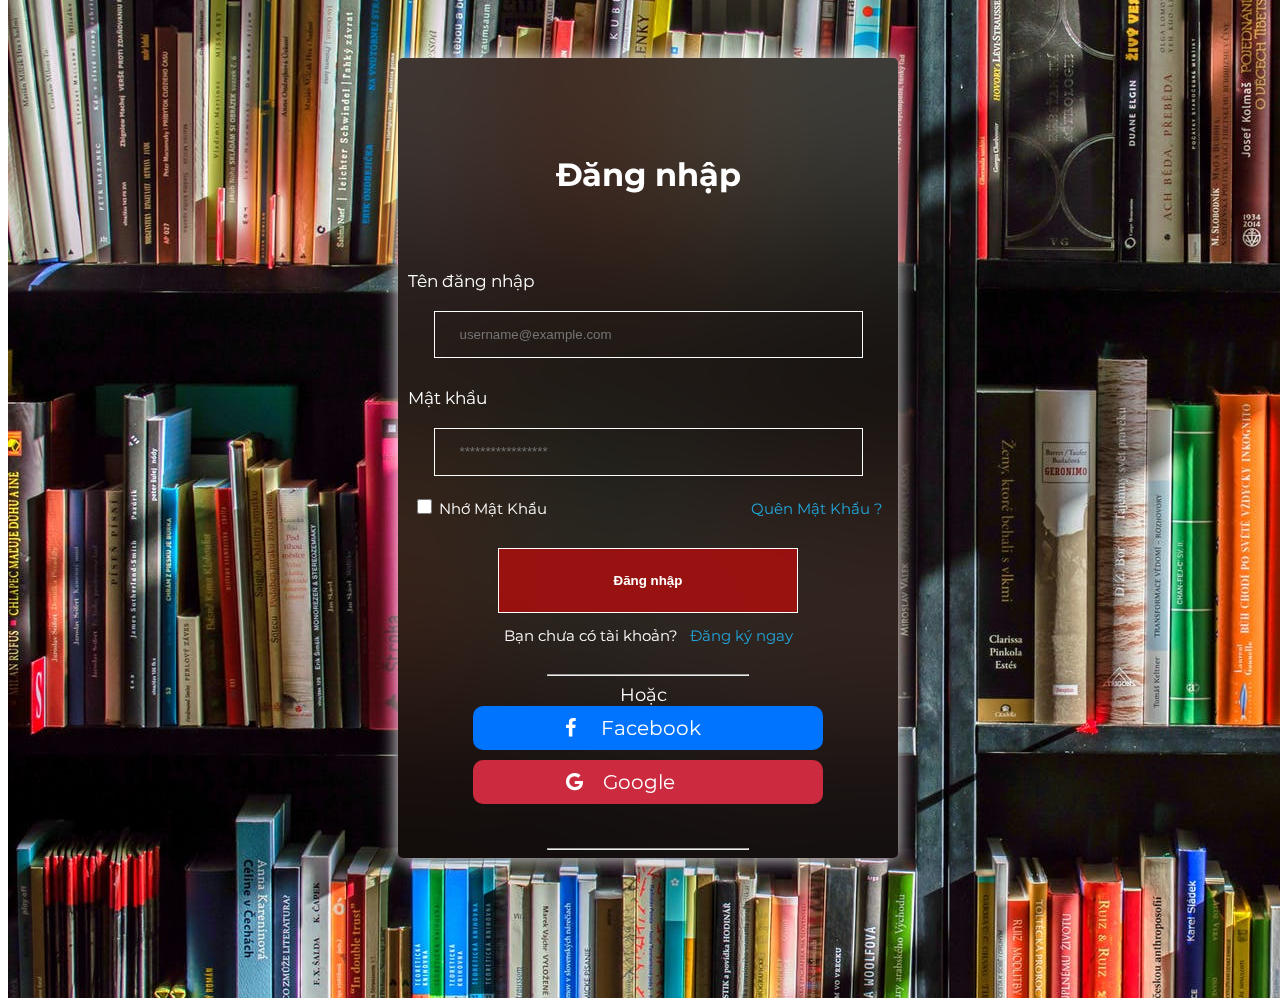
<file: index.html>
<!DOCTYPE html>
<html>

<head>
  <meta charset="utf-8">
  <meta name="viewport" content="width=device-width, initial-scale=1.0" />
  <meta http-equiv="X-UA-Compatible" content="ie=edge" />
  <link rel="stylesheet" href="login.css" />
  <link rel="stylesheet" href="https://stackpath.bootstrapcdn.com/font-awesome/4.7.0/css/font-awesome.min.css" />
  <title>Đăng nhập</title>
</head>

<body>
  <div class="container">
    <form action="homepage.html" autocomplete="off">
      <h1>Đăng nhập</h1>
      <label>Tên đăng nhập</label>
      <input type="text" id="account" placeholder="username@example.com">
      <label>Mật khẩu</label>
      <input type="password" id="password" placeholder="*****************">
      <p>
        <input style="width: 15px;height: 15px;" type="checkbox" value="Nhớ mật khẩu">
        <a href="#" class="remember">Nhớ Mật Khẩu</a>
        <a href="restore.html" class="forgot">Quên Mật Khẩu ?</a>
      </p>
      <button class="submit">Đăng nhập</button>
      <div class="sign">
        <p>Bạn chưa có tài khoản? &nbsp; <a href="register.html">Đăng ký ngay</a></p>
      </div>
      <hr>
      <span>Hoặc</span>
      <div class="fb"><i class="fa fa-facebook signup-social-icon1"></i> <a
          href="https://www.facebook.com/">Facebook</a></div>
      <div class="gg"> <i class="fa fa-google signup-social-icon"></i><a
          href="https://accounts.google.com/signin/v2/identifier?hl=vi&passive=true&continue=https%3A%2F%2Fwww.google.com.vn%2F%3Fpli%3D1&ec=GAZAmgQ&flowName=GlifWebSignIn&flowEntry=ServiceLogin">Google</a>
      </div>
      <hr>
    </form>
  </div>
</body>

</html>
</file>
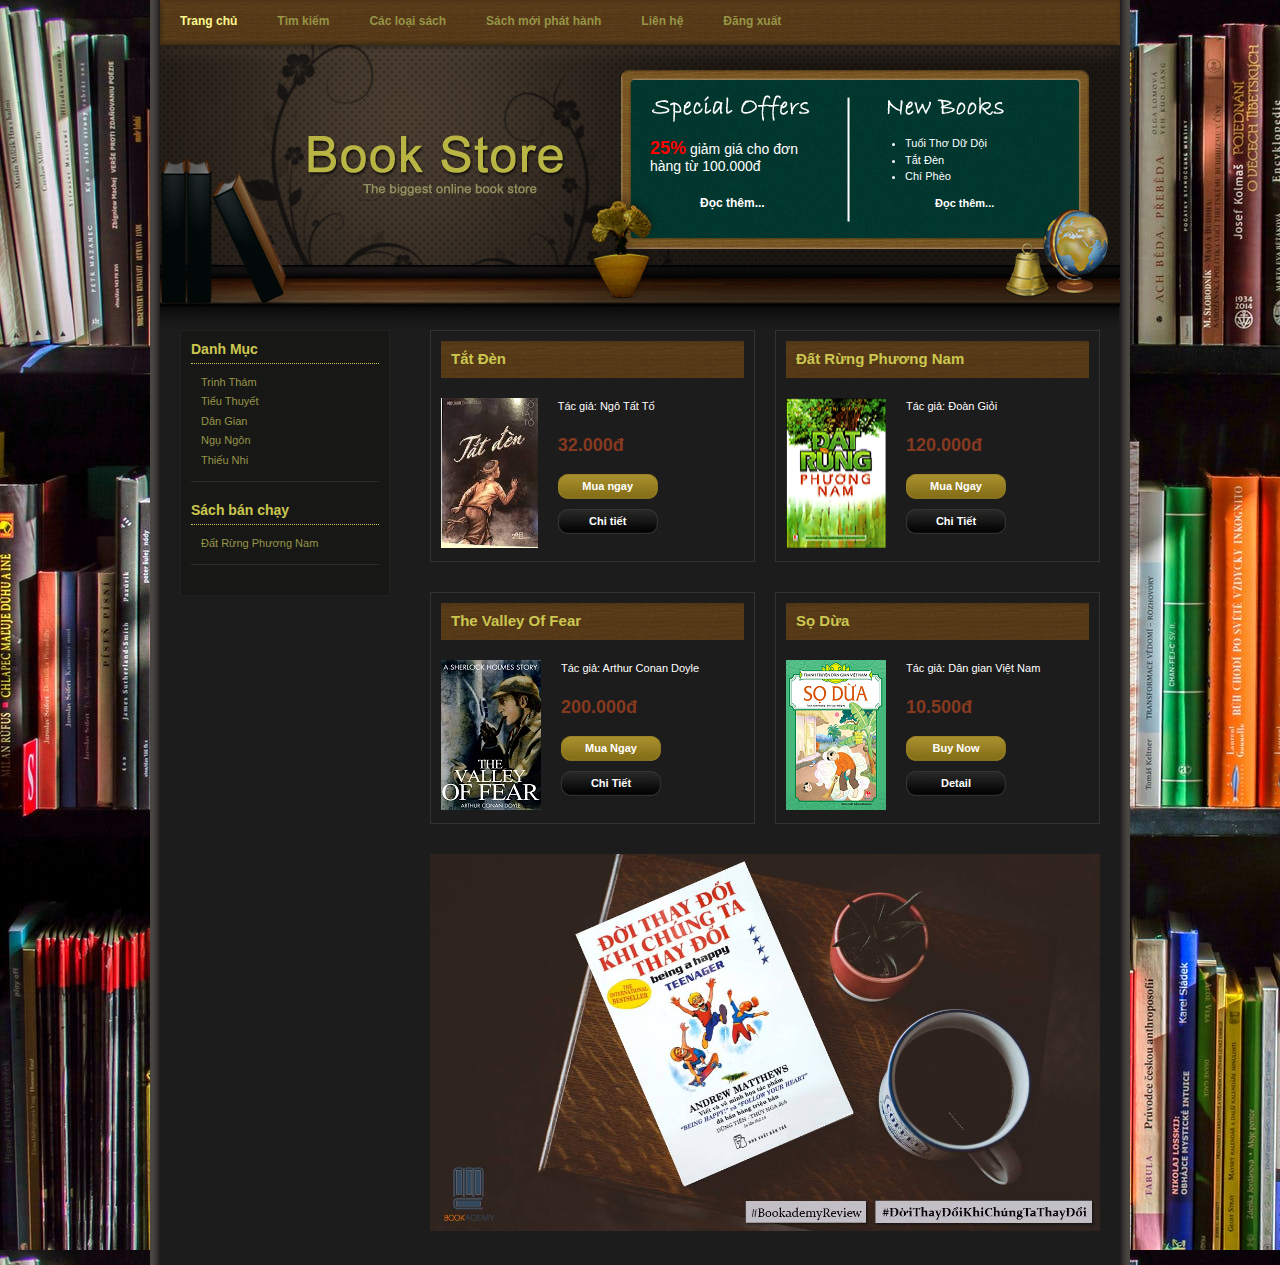
<file: homepage.html>
<!DOCTYPE html>
<html>

<head>
    <meta http-equiv="Content-Type" content="text/html; charset=utf-8" />
    <title>Web Bán Sách Cũ</title>
    <link href="templatemo_style.css" rel="stylesheet" type="text/css" />
</head>

<body>
    <div id="templatemo_container">
        <div id="templatemo_menu">
            <ul>
                <li><a href="homepage.html" class="current">Trang chủ</a></li>
                <li><a href="#">Tìm kiếm</a></li>
                <li><a href="#">Các loại sách</a></li>
                <li><a href="#">Sách mới phát hành</a></li>
                <li><a href="#">Liên hệ</a></li>
                <li><a href="index.html">Đăng xuất</a></li>
            </ul>
        </div>

        <div id="templatemo_header">
            <div id="templatemo_special_offers">
                <p>
                    <span style="color:red; font-weight:bold;">25%</span> giảm giá cho đơn hàng từ 100.000đ
                </p>
                <a href="#" style="margin-left: 50px;">Đọc thêm...</a>
            </div>


            <div id="templatemo_new_books">
                <ul>
                    <li>Tuổi Thơ Dữ Dội</li>
                    <li>Tắt Đèn</li>
                    <li>Chí Phèo</li>
                </ul>
                <a href="#" style="margin-left: 50px;">Đọc thêm...</a>
            </div>
        </div>

        <div id="templatemo_content">
            <div id="templatemo_content_left">
                <div class="templatemo_content_left_section">
                    <h1>Danh Mục</h1>
                    <ul>
                        <li><a href="#">Trinh Thám</a></li>
                        <li><a href="#">Tiểu Thuyết</a></li>
                        <li><a href="#">Dân Gian</a></li>
                        <li><a href="#">Ngụ Ngôn</a></li>
                        <li><a href="#">Thiếu Nhi</a></li>
                    </ul>
                </div>

                <div class="templatemo_content_left_section">
                    <h1>Sách bán chạy</h1>
                    <ul>
                        <li><a href="#">Đất Rừng Phương Nam</a></li>
                    </ul>
                </div>
            </div>

            <div id="templatemo_content_right">
                <div class="templatemo_product_box">
                    <h1>Tắt Đèn</h1>
                    <img style="height: 150px;" src="images/sach1.jpg" alt="image" />
                    <div class="product_info">
                        <p>Tác giả: Ngô Tất Tố</p>
                        <h3>32.000đ</h3>
                        <div class="buy_now_button"><a href="#">Mua ngay</a></div>
                        <div class="detail_button"><a href="subpage.html">Chi tiết</a></div>
                    </div>

                    <div class="cleaner">&nbsp;</div>
                </div>

                <div class="cleaner_with_width">&nbsp;</div>

                <div class="templatemo_product_box">
                    <h1>Đất Rừng Phương Nam</h1>
                    <img src="images/sach2.png" alt="image" />
                    <div class="product_info">
                        <p>Tác giả: Đoàn Giỏi</p>
                        <h3>120.000đ</h3>
                        <div class="buy_now_button"><a href="#">Mua Ngay</a></div>
                        <div class="detail_button"><a href="#">Chi Tiết</a></div>
                    </div>

                    <div class="cleaner">&nbsp;</div>
                </div>

                <div class="cleaner_with_height">&nbsp;</div>

                <div class="templatemo_product_box">
                    <h1>The Valley Of Fear</h1>
                    <img src="images/sach3.jfif" alt="image" />
                    <div class="product_info">
                        <p>Tác giả: Arthur Conan Doyle</p>
                        <h3>200.000đ</h3>
                        <div class="buy_now_button"><a href="#">Mua Ngay</a></div>
                        <div class="detail_button"><a href="#">Chi Tiết</a></div>
                    </div>

                    <div class="cleaner">&nbsp;</div>
                </div>

                <div class="cleaner_with_width">&nbsp;</div>

                <div class="templatemo_product_box">
                    <h1>Sọ Dừa</h1>
                    <img src="images/sach4.png" alt="image" />
                    <div class="product_info">
                        <p>Tác giả: Dân gian Việt Nam</p>
                        <h3>10.500đ</h3>
                        <div class="buy_now_button"><a href="#">Buy Now</a></div>
                        <div class="detail_button"><a href="#">Detail</a></div>
                    </div>

                    <div class="cleaner">&nbsp;</div>
                </div>

                <div class="cleaner_with_height">&nbsp;</div>

                <a href="subpage.html"><img style="width: 670px;" src="images/quangcao.jpg" alt="ads" /></a>
            </div>

            <div class="cleaner_with_height">&nbsp;</div>

        </div>

</html>
</file>
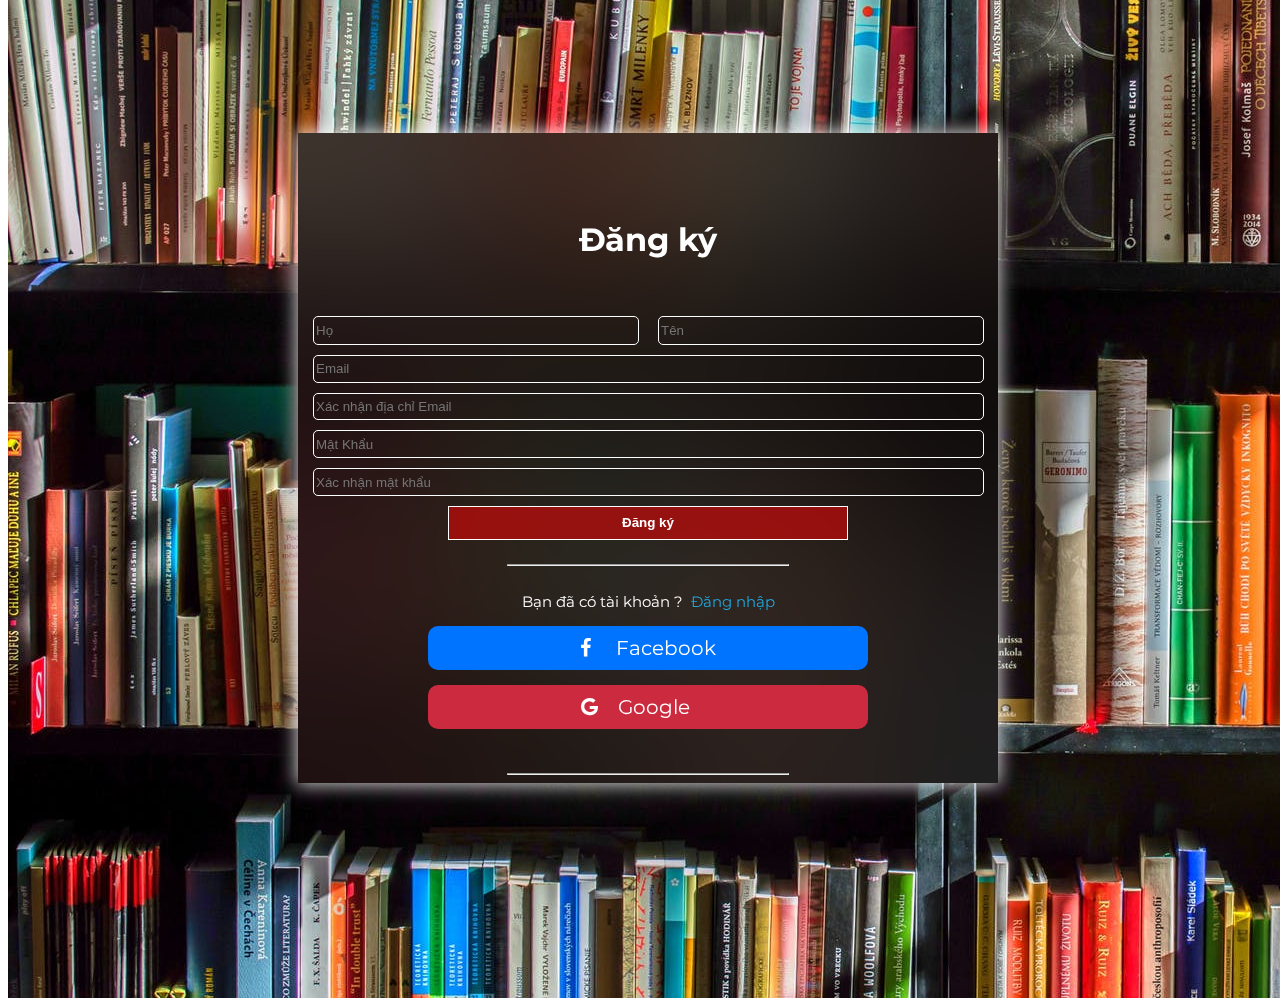
<file: register.html>
<!DOCTYPE html>
<html>

<head>
    <meta charset="utf-8">
    <meta name="viewport" content="width=device-width, initial-scale=1.0" />
    <meta http-equiv="X-UA-Compatible" content="ie=edge" />
    <link rel="stylesheet" href="register.css" />
    <link rel="stylesheet" href="https://stackpath.bootstrapcdn.com/font-awesome/4.7.0/css/font-awesome.min.css" />
    <title>Đăng ký</title>
</head>

<body>
    <div class="container">
        <form action="#" autocomplete="off">
            <h2>Đăng ký</h2>
            <div><input type="text" id="surname" placeholder="Họ">
                <input type="text" id="name" placeholder="Tên">
            </div>
            <input type="email" id="email" placeholder="Email">
            <input type="email" id="confirm" placeholder="Xác nhận địa chỉ Email">
            <input type="password" id="password" placeholder="Mật Khẩu">
            <input type="password" id="confirm-password" placeholder="Xác nhận mật khẩu">
            <button class="register">Đăng ký</button>
            <hr>
            <div class="register-ac">
                <p>Bạn đã có tài khoản ? &nbsp;<a href="index.html">Đăng nhập</a></p>
            </div>
            <div class="fb"><i class="fa fa-facebook signup-social-icon1"></i> <a
                    href="https://www.facebook.com/">Facebook</a></div>
            <div class="gg"> <i class="fa fa-google signup-social-icon"></i><a
                    href="https://accounts.google.com/signin/v2/identifier?hl=vi&passive=true&continue=https%3A%2F%2Fwww.google.com.vn%2F%3Fpli%3D1&ec=GAZAmgQ&flowName=GlifWebSignIn&flowEntry=ServiceLogin">Google</a>
            </div>
            <hr>
        </form>
    </div>
</body>

</html>
</file>
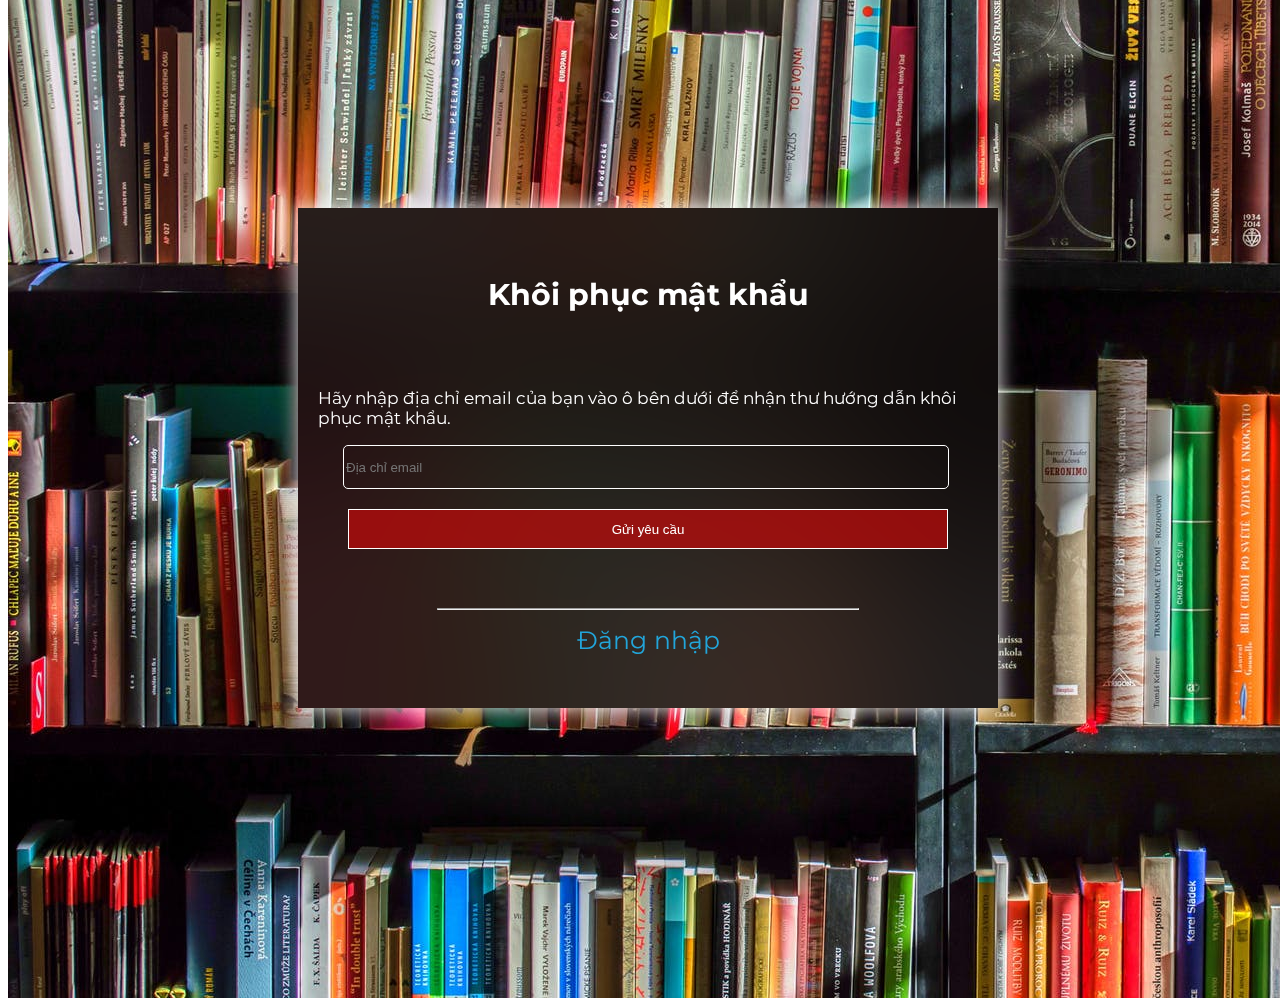
<file: restore.html>
<!DOCTYPE html>
<html>

<head>
    <meta charset="utf-8">
    <meta name="viewport" content="width=device-width, initial-scale=1.0" />
    <meta http-equiv="X-UA-Compatible" content="ie=edge" />
    <link rel="stylesheet" href="restore.css" />
    <link rel="stylesheet" href="https://stackpath.bootstrapcdn.com/font-awesome/4.7.0/css/font-awesome.min.css" />
    <title>Khôi phục mật khẩu</title>
</head>

<body>
    <div class="container">
        <form action="#" autocomplete="off">

            <h3>Khôi phục mật khẩu</h3>
            <p>Hãy nhập địa chỉ email của bạn vào ô bên dưới để nhận thư hướng dẫn khôi phục mật khẩu.</p>
            <input type="text" id="email" placeholder="Địa chỉ email">
            <button class="send">Gửi yêu cầu </button>
            <hr>
            <a href="index.html">Đăng nhập</a>
        </form>
    </div>
</body>

</html>
</file>
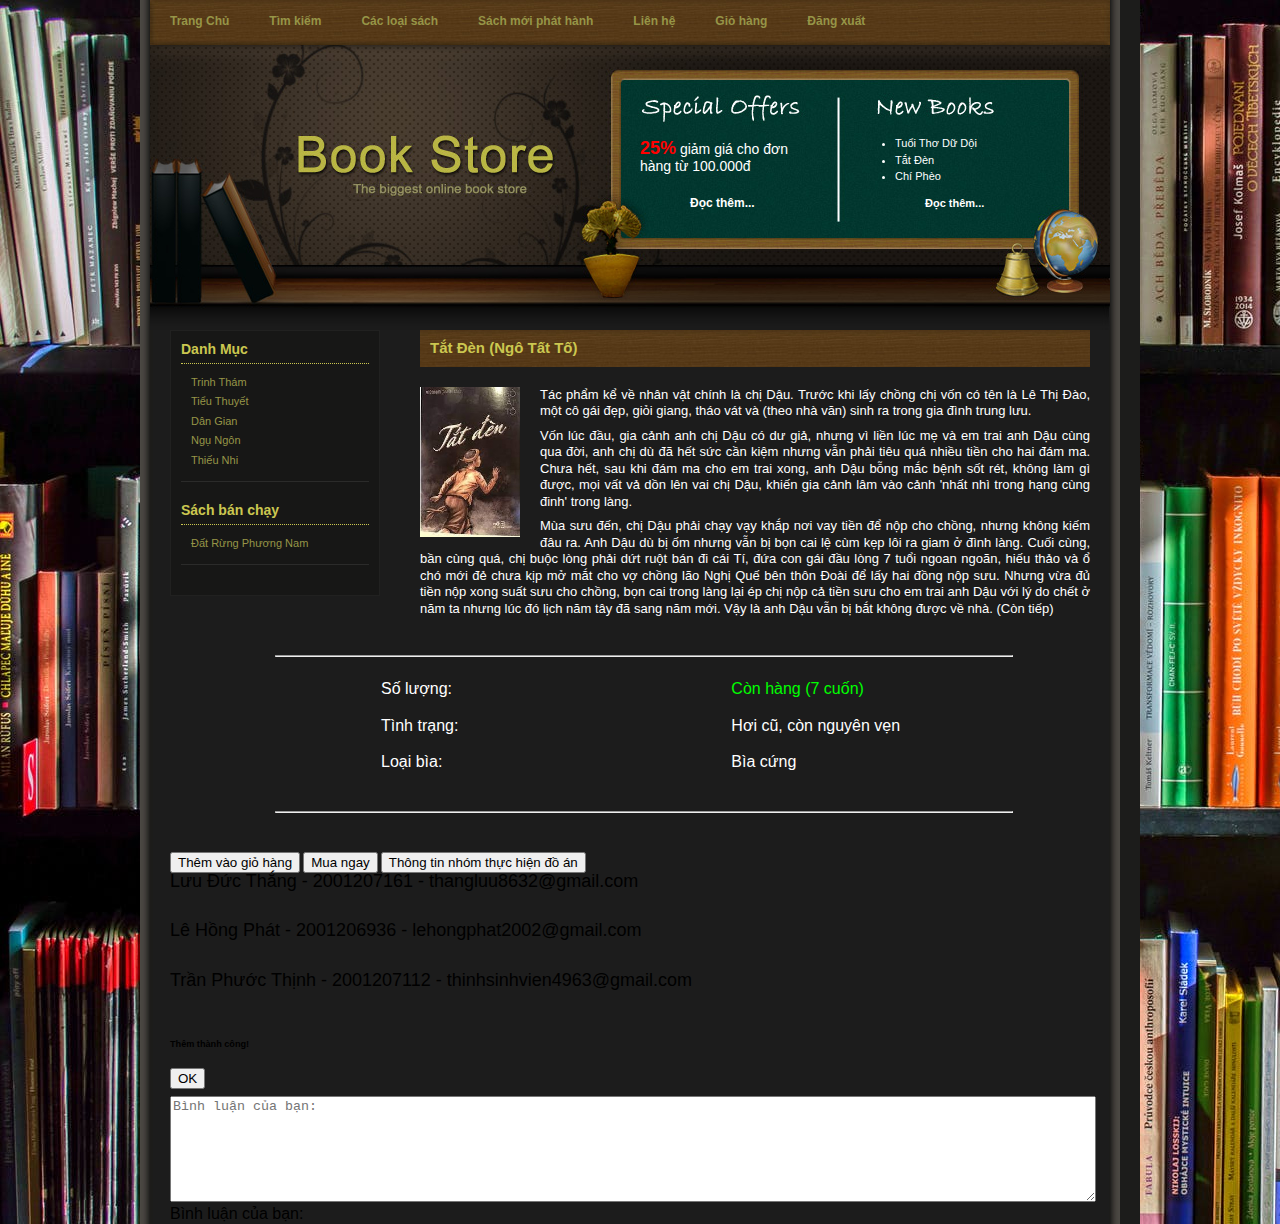
<file: subpage.html>
<!DOCTYPE html>
<html>

<head>
    <link href="https://cdn.jsdelivr.net/npm/bootstrap@5.1.3/dist/css/bootstrap.min.css" rel="stylesheet"
        integrity="sha384-1BmE4kWBq78iYhFldvKuhfTAU6auU8tT94WrHftjDbrCEXSU1oBoqyl2QvZ6jIW3" crossorigin="anonymous">
    <script src="https://cdn.jsdelivr.net/npm/bootstrap@5.1.3/dist/js/bootstrap.bundle.min.js"
        integrity="sha384-ka7Sk0Gln4gmtz2MlQnikT1wXgYsOg+OMhuP+IlRH9sENBO0LRn5q+8nbTov4+1p"
        crossorigin="anonymous"></script>
    <meta http-equiv="Content-Type" content="text/html; charset=utf-8" />
    <title>Tắt Đèn của Ngô Tất Tố</title>
    <link href="templatemo_style.css" rel="stylesheet" type="text/css" />
</head>

<body>
    <div id="templatemo_container2">
        <div id="templatemo_menu">
            <ul>
                <li><a href="homepage.html">Trang Chủ</a></li>
                <li><a href="#">Tìm kiếm</a></li>
                <li><a href="#">Các loại sách</a></li>
                <li><a href="#">Sách mới phát hành</a></li>
                <li><a href="#">Liên hệ</a></li>
                <li><a href="#">Giỏ hàng</a></li>
                <li><a href="index.html">Đăng xuất</a></li>
            </ul>
        </div>

        <div id="templatemo_header">
            <div id="templatemo_special_offers">
                <p>
                    <span style="color:red; font-weight:bold;">25%</span> giảm giá cho đơn hàng từ 100.000đ
                </p>
                <a href="#" style="margin-left: 50px;">Đọc thêm...</a>
            </div>

            <div id="templatemo_new_books">
                <ul>
                    <li>Tuổi Thơ Dữ Dội</li>
                    <li>Tắt Đèn</li>
                    <li>Chí Phèo</li>
                </ul>
                <a href="#" style="margin-left: 50px;">Đọc thêm...</a>
            </div>
        </div>

        <div id="templatemo_content">
            <div id="templatemo_content_left">
                <div class="templatemo_content_left_section">
                    <h1>Danh Mục</h1>
                    <ul>
                        <li><a href="#">Trinh Thám</a></li>
                        <li><a href="#">Tiểu Thuyết</a></li>
                        <li><a href="#">Dân Gian</a></li>
                        <li><a href="#">Ngụ Ngôn</a></li>
                        <li><a href="#">Thiếu Nhi</a></li>
                    </ul>
                </div>
                <div class="templatemo_content_left_section">
                    <h1>Sách bán chạy</h1>
                    <ul>
                        <li><a href="#">Đất Rừng Phương Nam</a></li>
                    </ul>
                </div>
            </div>

            <div id="templatemo_content_right">
                <h1 style="font-weight:bold">Tắt Đèn (Ngô Tất Tố)</h1>
                <div class="image_panel"><img src="images/sach1.jpg" alt="image" width="100" height="150" /></div>
                <div style="font-size:13px;">
                    <p>Tác phẩm kể về nhân vật chính là chị Dậu. Trước khi lấy chồng chị vốn có tên là Lê Thị Đào,
                        một cô gái đẹp, giỏi giang, tháo vát và (theo nhà văn) sinh ra trong gia đình trung lưu.</p>

                    <p>Vốn lúc đầu, gia cảnh anh chị Dậu có dư giả, nhưng vì liền lúc mẹ và em trai anh Dậu
                        cùng qua đời, anh chị dù đã hết sức cần kiệm nhưng vẫn phải tiêu quá nhiều tiền cho
                        hai đám ma. Chưa hết, sau khi đám ma cho em trai xong, anh Dậu bỗng mắc bệnh sốt rét,
                        không làm gì được, mọi vất vả dồn lên vai chị Dậu, khiến gia cảnh lâm vào cảnh 'nhất
                        nhì trong hạng cùng đinh' trong làng.</p>

                    <p>Mùa sưu đến, chị Dậu phải chạy vạy khắp nơi vay tiền để nộp cho chồng, nhưng không
                        kiếm đâu ra. Anh Dậu dù bị ốm nhưng vẫn bị bọn cai lệ cùm kẹp lôi ra giam ở đình làng.
                        Cuối cùng, bần cùng quá, chị buộc lòng phải dứt ruột bán đi cái Tí, đứa con gái đầu lòng
                        7 tuổi ngoan ngoãn, hiếu thảo và ổ chó mới đẻ chưa kịp mở mắt cho vợ chồng lão Nghị Quế
                        bên thôn Đoài để lấy hai đồng nộp sưu. Nhưng vừa đủ tiền nộp xong suất sưu cho chồng,
                        bọn cai trong làng lại ép chị nộp cả tiền sưu cho em trai anh Dậu với lý do chết ở năm
                        ta nhưng lúc đó lịch năm tây đã sang năm mới. Vậy là anh Dậu vẫn bị bắt không được về nhà.
                        (Còn tiếp)</p>
                </div>
                <div class="cleaner_with_height">&nbsp;</div>
            </div>

            </br>
            <hr style="color:white; width:80%; margin-left:105px">

            <table class="table_position" style="width:120%; font-size:medium;">
                <tr style="height:50px">
                    <td>Số lượng:</td>
                    <td style="color:rgb(0, 255, 0)">Còn hàng (7 cuốn)</td>
                </tr>
                <td>Tình trạng:</td>
                <td>Hơi cũ, còn nguyên vẹn</td>
                </tr>
                <tr style="height:50px">
                    <td>Loại bìa:</td>
                    <td>Bìa cứng</td>
                </tr>
            </table>

            </br>
            <hr style="color:white; width:80%; margin-left:105px">
            </br> </br>

            <div class="d-grid gap-2 col-6 mx-auto" style="width:920px;" id="liveAlertPlaceholder">
                <button type="button" class="btn btn-outline-warning" data-bs-toggle="modal"
                    data-bs-target="#staticBackdrop">
                    Thêm vào giỏ hàng
                </button>
                <button class="btn btn-outline-warning" type="button">Mua ngay</button>
                <button class="btn btn-primary" type="button" data-bs-toggle="offcanvas"
                    data-bs-target="#offcanvasBottom" aria-controls="offcanvasBottom">Thông tin nhóm thực hiện đồ
                    án</button>

                <div class="offcanvas offcanvas-bottom" tabindex="-1" id="offcanvasBottom"
                    aria-labelledby="offcanvasBottomLabel">
                    <div style="color:black; font-size: large;" class="offcanvas-body">
                        <p>Lưu Đức Thắng - 2001207161 - thangluu8632@gmail.com</p></br></br>
                        <p>Lê Hồng Phát - 2001206936 - lehongphat2002@gmail.com</p></br></br>
                        <p>Trần Phước Thịnh - 2001207112 - thinhsinhvien4963@gmail.com</p></br></br>
                    </div>
                </div>
            </div>

            <!------------------------------------------------------------------------------------------>

            <div class="modal fade" id="staticBackdrop" data-bs-backdrop="static" data-bs-keyboard="false" tabindex="-1"
                aria-labelledby="staticBackdropLabel" aria-hidden="true">
                <div class="modal-dialog modal-dialog-centered">
                    <div class="modal-content">
                        <div class="modal-body">
                            <h5 style="color:black">Thêm thành công!</h5>
                        </div>
                        <div class="modal-footer">
                            <button type="button" class="btn btn-secondary" data-bs-dismiss="modal">OK</button>
                        </div>
                    </div>
                </div>
            </div>

            <div class="form-floating" style="padding-top:7px">
                <textarea class="form-control" placeholder="Bình luận của bạn:" id="floatingTextarea2"
                    style="height: 100px; width:920px"></textarea>
                <label style="color:black; font-size: medium;" for="floatingTextarea2">Bình luận của bạn:</label>
            </div>

            <script>
                var alertPlaceholder = document.getElementById('liveAlertPlaceholder')
                var alertTrigger = document.getElementById('liveAlertBtn')

                function alert(message, type) {
                    var wrapper = document.createElement('div')
                    wrapper.innerHTML = '<div class="alert alert-' + type + ' alert-dismissible" role="alert">' + message + '<button type="button" class="btn-close" data-bs-dismiss="alert" aria-label="Close"></button></div>'

                    alertPlaceholder.append(wrapper)
                }

                if (alertTrigger) {
                    alertTrigger.addEventListener('click', function () {
                        alert('Thêm thành công!', 'success')
                    })
                }
            </script>

        </div>

</html>
</file>
<file: login.css>
@import url('https://fonts.googleapis.com/css2?family=Montserrat:wght@300;400;500&display=swap');
body
{
    font-family: 'Montserrat', sans-serif;
    font-size: 17px;
    width: 100%;
    height: 100vh;
    display: flex;
    justify-content: center;
    align-items: center;
}
.container
{
    width: 2100px;
    height: 1080px;
    background-image: url(background.jpeg);
    display: flex;
    justify-content: center;
    align-items: center;
}
form
{
    width: 500px;
    height: 800px;
    display: flex;
    border-radius: 5px;
    flex-direction: column;
    background: rgba(3,3,3,0.5);
    backdrop-filter:blur(100px);
    box-shadow:  0px 0px 17px 2px rgba(255,255,255,0.8);
}
form h1
{
    text-align: center;
    margin-bottom: 67px;
    margin-top: 97px;
    font-style: normal;
    font-weight: 700;
    font-size: 32px;
    line-height: 39px;
    color: #fff;
}
form label
{
    margin: 10px ;
    padding-left: 0px;
    color: white;
    margin-bottom: 20px;
}
form p
{
    margin: 0px auto ;
    padding-left: 0px;
    color: white;
    margin-bottom: 20px;
}
form  #account, form #password
{
    height: 50px;
    width: 400px;
    margin: 0px auto;
    background: transparent;
    border: 1px solid #fff;
    padding-left: 25px;
    color: white;
    margin-bottom: 20px;
    outline-color: #000000;
}
form .submit
{
    width: 300px;
    height: 75px;
    margin: 0px auto;
    margin-top:10px;
    margin-bottom: 10px;
    border:1px solid #fff;
    background:rgba(204, 11, 11, 0.678);
    color:#fff;
    font-weight: bold;
}
.submit:hover{opacity: 0.85;}
form a
{
    color:rgb(34, 165, 218);
    text-decoration: none;
}
.remember{
    text-align: left;
    font-size: 15px;
    margin-right: 200px;
    color:white;
  }
.forgot {
    text-align: right;
    font-size: 15px;
    margin: auto;
    text-decoration: none;
  }
form .forgot:hover{color:#ff3333;}
form .sign
{
    padding-top: 3px;
    text-align: center;
    font-size: 15px;
    display: inline-block;
}
form .sign a:hover{color:#ff3333;}
form span
{
    text-align: center;
    font-size: larger;
    color:#fff;
    font-size: large;
    padding-right: 10px;
    display: inline-block;
}
.fb
{
    text-align:center;
    margin:auto;
    width:60%;
    background-size: 5px;
    padding-left: 30px;
    padding: 10px 40px 10px 10px;
    border-radius: 10px;
    background-color: rgb(0, 115, 255);
    display: flex;
    align-items: center;
    justify-content: center;
    color: white;
    font-size: 20px;
    display: inline-block;
    margin-bottom: 10px;
}
.fb:hover{opacity: 0.85;}
.gg
{
    text-align:center;
    margin:auto;
    width:60%;
    background-size: 5px;
    padding: 10px 40px 10px 10px;
    border-radius: 10px;
    background-color: rgb(204, 42, 63);
    display: flex;
    justify-content: center;
    color: white;
    font-size: 20px;
    display: inline-block;
    margin-bottom: 35px;
}
.signup-social-icon
{margin-right: 20px;}
.fb a{margin-left:20px; color:white;}
.gg a{margin-right: 25px;color:white;}
.gg:hover{opacity: 0.85; }
hr
{
    color:#fff;
    text-align: center;
    width:40%;
}
</file>
<file: templatemo_style.css>
body {
	margin: 0;
	padding: 0;
	line-height: 1.5em;
	font-family: Verdana, Arial, san-serif;
	font-size: 11px;
	color: #ffffff;
	background-image:url(background.jpeg)
}

a:link, a:visited { color: #e6e154; text-decoration: none; font-weight: bold;} 
a:active, a:hover { color: #e6e154; text-decoration: underline;}

p {
	margin: 0px;
	padding: 0px;
}

img {
	margin: 0px;
	padding: 0px;
	border: none;
}


.cleaner {
	clear: both;
	width: 100%;
	height: 1px;
	font-size: 1px;	
}

.cleaner_with_height {
	clear: both;
	width: 100%;
	height: 30px;
	font-size: 1px;	
}

.cleaner_with_width {
	float: left;
	width: 20px;
	height: 30px;
	font-size: 1px;	
}

.buy_now_button a{
	clear: both;
	text-align: center;
	display: block;
	width: 100px;
	padding: 4px 0 5px 0;
	margin-bottom: 10px; 
	background: url(images/templatemo_btn_02.jpg) no-repeat;
	color: #FFFFFF;
	font-weight: bold;
	text-decoration: none;
}

.detail_button a{
	clear: both;
	text-align: center;
	display: block;
	width: 100px;
	padding: 4px 0 5px 0;
	margin-bottom: 10px; 
	background: url(images/templatemo_btn_01.jpg) no-repeat;
	color: #ffffff;
	font-weight: bold;
	text-decoration: none;
}

#templatemo_container{
	width: 960px;
	margin: 0 auto;
	padding: 0 10px;
	background: #1c1c1b url(images/templatemo_bg.jpg) repeat-y;
}

#templatemo_container2{
	width: 980px;
	margin: 0 auto;
	padding: 0 10px;
	background: #1c1c1b url(images/templatemo_bg.jpg) repeat-y;
}


/* menu */

#templatemo_menu {
	clear: both;
	width: 960px;
	height: 45px;
	background: url(images/templatemo_menu_bg.jpg) no-repeat;
}

#templatemo_menu ul {
	padding: 13px 0 0 0;
	margin: 0;
	list-style: none;
}

#templatemo_menu ul li{
	display: inline;
}

#templatemo_menu ul li a{
	float: left;
	padding: 0 20px;
	font-size: 12px;
	font-weight: bold;
	text-align: center;
	text-decoration: none;
	color: #969547;
}

#templatemo_menu li a:hover, #templatemo_menu li .current{
	color: #fcf88e;
}

/* end of menu*/

/* header */
#templatemo_header {
	clear: both;
	width: 960px;
	height: 285px;
	padding: 0;
	margin: 0;
	background: url(images/templatemo_header_bg.jpg) no-repeat;
}

#templatemo_header a,a:hover {
	color: #ffffff;
}

#templatemo_header #templatemo_special_offers {
	float: left;
	font-size: 14px;	
	margin-top: 95px;
	margin-left: 490px;
	width: 180px;
}

#templatemo_special_offers a {
	font-size: 12px;
}

#templatemo_special_offers  p {
	margin: 0 0 20px 0;
}
#templatemo_special_offers p span {
	font-size: 18px;
}

#templatemo_header #templatemo_new_books {
	float: left;
	margin-top: 90px;	
	margin-left: 55px;
	width: 180px;
}

#templatemo_new_books ul {
	 margin: 0 0 10px 0;
	 padding: 0 0 0 20px;
}

#templatemo_new_books li {
	 margin: 0;
	 padding: 0; 
}


/* end of header */


/* content */
#templatemo_content {
	clear: both;
	width: 920px;
	padding: 0 20px;
}

#templatemo_content #templatemo_content_left {
	float: left;
	width: 188px;
	padding: 10px;
	background-color: #171716;
	border: 1px solid #212120;
}

#templatemo_content #templatemo_content_right {
	float: right;
	width: 670px;
}


#templatemo_content_left .templatemo_content_left_section{
	clear: both;
	padding-bottom: 10px;
	border-bottom: 1px solid #2b2b2a;
	margin-bottom: 20px;
}

.templatemo_content_left_section h1 {
	font-size: 14px;
	color: #cbc750;
	padding: 0 0 5px 0;
	margin: 0 0 10px 0;
	border-bottom: 1px dotted #cbc750;
}

.templatemo_content_left_section ul {
	padding: 0;
	margin: 0;
}

.templatemo_content_left_section ul li{
	padding: 0 0 3px 10px;	
	list-style: none;
}

.templatemo_content_left_section ul li a{
	font-weight: normal;
	text-decoration: none;
	color: #969547;
}

.templatemo_content_left_section li a:hover, .templatemo_content_left_section li .current{
	color: #fcf88e;
}





#templatemo_content_right .templatemo_product_box {
	float: left;
	width: 303px;
	height: 210px;
	padding: 10px;
	border: 1px solid #333;
}

#templatemo_content_right h1 {
	padding: 10px;
	margin: 0 0 20px 0;
	font-size: 15px;
	color: #cbc750;
	background: url(images/templatemo_h1_bg.jpg);
}

#templatemo_content_right h2 {
	padding: 0 0 0 0;
	margin: 0 0 20px 0;
	font-size: 12px;
	color: #e6e154;
}

#templatemo_content_right h3 {
	padding: 0;
	margin: 0 0 20px 0;
	font-size: 18px;
	color: #85391f;
}

#templatemo_content_right ul {
	margin: 0 0 20px 0;
	padding: 0 0 0 20px;
	list-style: none;
}

#templatemo_content_right li {
	padding: 0 0 3px 0;
}

#templatemo_content_right .image_panel {
	float: left;
	width: 100px;
	margin-right: 20px;
}

#templatemo_content_right p {
	text-align: justify;
	padding: 0 0 8px 0;
}

.templatemo_product_box h1 span {
	font-weight: normal;
}

.templatemo_product_box img {
	float: left;
	margin-right: 20px;
}

.templatemo_product_box .product_info {
	float: left;
	width: 180px;
}

.product_info p {
	margin-bottom: 15px;
}

/* end of content */

/* footer */
#templatemo_footer {
	clear: both;
	width: 200px;
	padding: 20px 0px 20px 0;
	text-align: center;
	border-top: 1px solid #25211e;
	color: #999;
	background-color: #111110;
	margin-left:auto;
	margin-right:auto;
}

#templatemo_footer a{
	color: #fff;
	font-weight: normal;
}
/* end of footer */

/*center table*/
.table_position {
	margin-left: 208px; 
}
/*end of center table*/
</file>
<file: register.css>
@import url('https://fonts.googleapis.com/css2?family=Montserrat:wght@300;400;500&display=swap');
body
{
    font-family: 'Montserrat', sans-serif;
    font-size: 17px;
    width: 100%;
    height: 100vh;
    display: flex;
    justify-content: center;
    align-items: center;
}
.container
{
    width: 2100px;
    height: 1080px;
    background-image: url(background.jpeg);
    display: flex;
    justify-content: center;
    align-items: center;
}
form
{
    width: 700px;
    height: 650px;
    display: flex;
    flex-direction: column;
    background: rgba(3,3,3,0.5);
    backdrop-filter:blur(100px);
    box-shadow:  0px 0px 17px 2px rgba(255, 255, 255, 0.8);
    
}
form h2
{
    text-align: center;
    margin-bottom: 57px;
    margin-top: 87px;
    font-style: normal;
    font-weight: 700;
    font-size: 32px;
    line-height: 39px;
    color: #fff;
}
form #surname ,form #name
{
    height: 25px;
    width: 320px;
    margin-bottom: 10px;
    margin-left: 15px;
    outline-color: #000000;
    background: transparent;
    border:1px solid #ffffff;
    color:#fff;
    border-radius: 5px;
}
form #email, form #confirm, form #password , form #confirm-password
{
    height: 60px;
    width: 665px;
    margin-left: 15px;
    margin-bottom: 10px;
    outline-color: #000000;
    background: transparent;
    border:1px solid #ffffff;
    color:#fff;
    border-radius: 5px;
}
.register
{
    height: 80px;
    width: 400px;
    margin: 0px auto;
    border: 0.5px solid #fff;
    background:rgba(204, 11, 11, 0.678);
    font-weight: bold;
    color:#fff;
    margin-bottom: 15px;
}
.register:hover{opacity:0.85;}
.register-ac 
{
    padding-top: 3px;
    text-align: center;
    font-size: 15px ;
    display: inline-block;
    color:#fff;
}
.register-ac a{text-decoration: none; color:rgb(34, 165, 218);}
.register-ac:hover a{color:red;}
.fb
{
    text-align:center;
    margin:auto;
    width:60%;
    background-size: 5px;
    padding-left: 30px;
    padding: 10px 10px 10px 10px;
    border-radius: 10px;
    background-color: rgb(0, 115, 255);
    display: flex;
    align-items: center;
    justify-content: center;
    color: white;
    font-size: 20px;
    display: inline-block;
    margin-bottom: 15px;
}
.fb:hover{opacity: 0.85;}
.gg
{
    text-align:center;
    margin:auto;
    width:60%;
    background-size: 5px;
   padding: 10px 10px 10px 10px;
    border-radius: 10px;
    background-color: rgb(204, 42, 63);
    display: flex;
    justify-content: center;
    color: white;
    font-size: 20px;
    display: inline-block;
    margin-bottom: 35px;
}
.signup-social-icon
{margin-right: 20px;}
.fb a{margin-left:20px; color:white;text-decoration: none;}
.gg a{margin-right: 25px;color:white;text-decoration: none;}
.gg:hover{opacity: 0.85; }
hr
{
    color:#fff;
    text-align: center;
    width:40%;
}
</file>
<file: restore.css>
@import url('https://fonts.googleapis.com/css2?family=Montserrat:wght@300;400;500&display=swap');
body
{
    font-family: 'Montserrat', sans-serif;
    font-size: 17px;
    width: 100%;
    height: 100vh;
    display: flex;
    justify-content: center;
    align-items: center;
}
.container
{
    width: 2100px;
    height: 1080px;
    background-image: url(background.jpeg);
    display: flex;
    justify-content: center;
    align-items: center;
}
form
{
    width: 700px;
    height: 500px;
    display: flex;
    flex-direction: column;
    background: rgba(3,3,3,0.5);
    backdrop-filter:blur(100px);
    box-shadow:  0px 0px 17px 2px rgba(255, 255, 255, 0.8);
    
}
form h3
{
    text-align: center;
    margin-bottom: 57px;
    margin-top: 67px;
    font-style: normal;
    font-weight: 700;
    font-size: 30px;
    line-height: 39px;
    color: #fff;
}
form p
{
    color:#fff;
    margin-left: 20px;
}
form #email
{
    height: 40px;
    width: 600px;
    margin-left: 45px;
    margin-bottom: 20px;
    background: transparent;
    border:1px solid #ffffff;
    color:#fff;
    outline-color: #000000;
    border-radius: 5px;
}
.send
{
    margin-left: 50px;
    width: 600px;
    height: 40px;
    color:#fff;
    border: 0.5px solid #fff;
    background:rgba(204, 11, 11, 0.678);
    margin-bottom: 50px;
}
.send:hover{opacity:0.85}
form a
{
    font-size: 25px;
    text-align: center;
    text-decoration: none; 
    color:rgb(34, 165, 218);
}
form a:hover{color:red;}
hr
{
    text-align: center;
    width: 60%;;
    color:#fff;
    margin-bottom: 15px;
}
</file>
